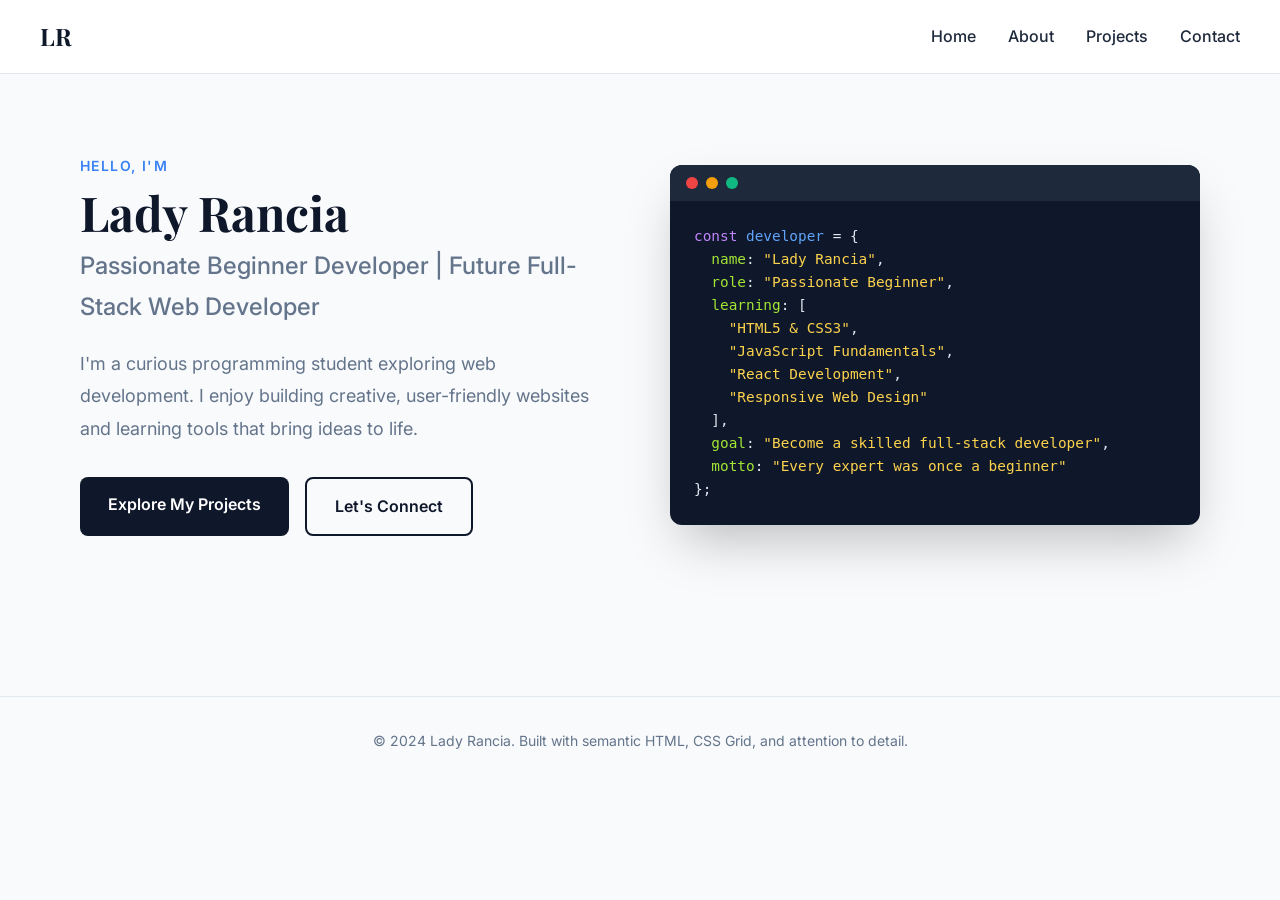
<file: index.html>
<!DOCTYPE html>
<html lang="en">
<head>
    <meta charset="UTF-8">
    <meta name="viewport" content="width=device-width, initial-scale=1.0">
    <meta name="description" content="Lady Rancia - Passionate beginner developer learning web development. Future full-stack developer building creative, user-friendly websites.">
    <title>Lady Rancia | Passionate Beginner Developer</title>
    <link rel="stylesheet" href="styles.css">
    <link href="https://fonts.googleapis.com/css2?family=Inter:wght@400;500;600;700&family=Playfair+Display:wght@500;700&display=swap" rel="stylesheet">
</head>
<body>

<nav class="navbar">
    <div class="nav-brand">
        <a href="index.html">LR</a>
    </div>
    <div class="nav-links">
        <a href="index.html">Home</a>
        <a href="about.html">About</a>
        <a href="projects.html">Projects</a>
        <a href="contact.html">Contact</a>
    </div>
</nav>

<header class="hero">
    <div class="hero-content">
        <p class="hero-greeting">Hello, I'm</p>
        <h1>Lady Rancia</h1>
        <h2 class="hero-subtitle">Passionate Beginner Developer | Future Full-Stack Web Developer</h2>
        <p class="hero-description">I'm a curious programming student exploring web development. I enjoy building creative, user-friendly websites and learning tools that bring ideas to life.</p>
        <div class="hero-cta">
            <a href="projects.html" class="btn-primary">Explore My Projects</a>
            <a href="contact.html" class="btn-secondary">Let's Connect</a>
        </div>
    </div>
    <div class="hero-visual">
        <div class="code-window">
            <div class="window-header">
                <span class="dot red"></span>
                <span class="dot yellow"></span>
                <span class="dot green"></span>
            </div>
            <pre class="code-block"><code><span class="keyword">const</span> <span class="variable">developer</span> = {
  <span class="property">name</span>: <span class="string">"Lady Rancia"</span>,
  <span class="property">role</span>: <span class="string">"Passionate Beginner"</span>,
  <span class="property">learning</span>: [
    <span class="string">"HTML5 & CSS3"</span>,
    <span class="string">"JavaScript Fundamentals"</span>,
    <span class="string">"React Development"</span>,
    <span class="string">"Responsive Web Design"</span>
  ],
  <span class="property">goal</span>: <span class="string">"Become a skilled full-stack developer"</span>,
  <span class="property">motto</span>: <span class="string">"Every expert was once a beginner"</span>
};</code></pre>
        </div>
    </div>
</header>

<footer class="footer">
    <p>&copy; 2024 Lady Rancia. Built with semantic HTML, CSS Grid, and attention to detail.</p>
</footer>

</body>
</html>
</file>
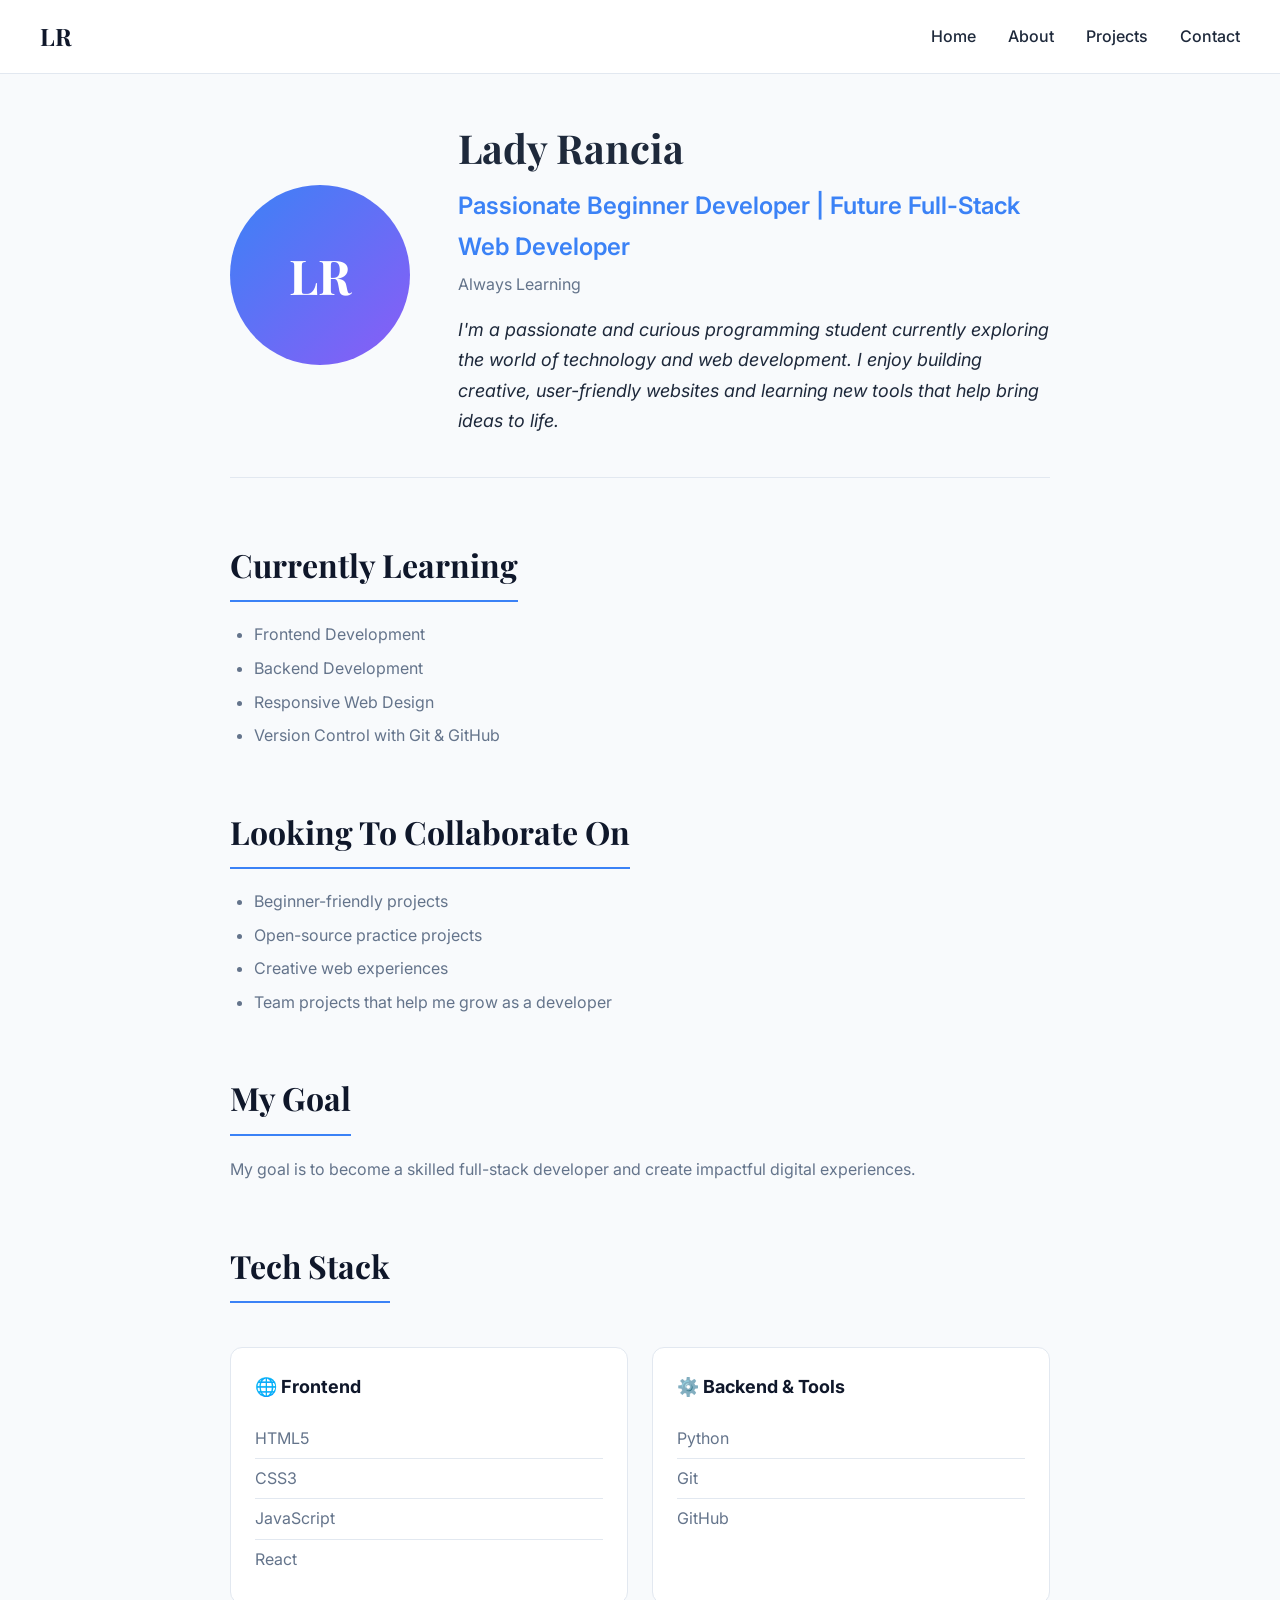
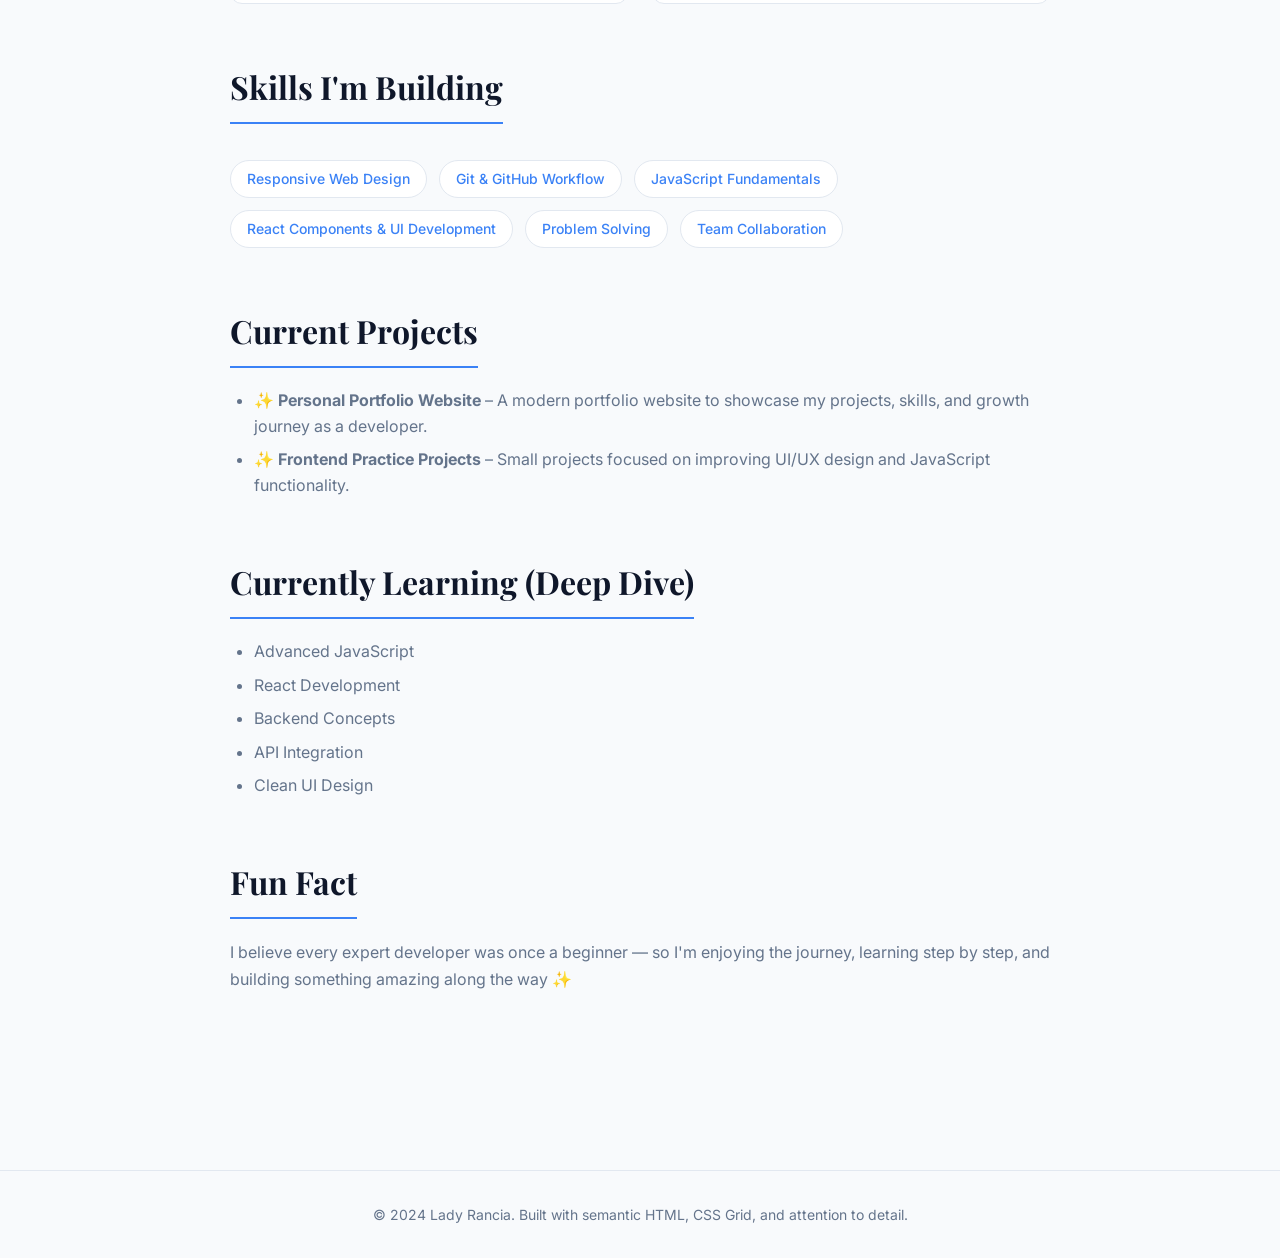
<file: about.html>
<!DOCTYPE html>
<html lang="en">
<head>
    <meta charset="UTF-8">
    <meta name="viewport" content="width=device-width, initial-scale=1.0">
    <meta name="description" content="Learn more about Lady Rancia - A passionate beginner developer learning web development and building creative projects.">
    <title>About | Lady Rancia</title>
    <link rel="stylesheet" href="styles.css">
    <link href="https://fonts.googleapis.com/css2?family=Inter:wght@400;500;600;700&family=Playfair+Display:wght@500;700&display=swap" rel="stylesheet">
</head>
<body>

<nav class="navbar">
    <div class="nav-brand">
        <a href="index.html">LR</a>
    </div>
    <div class="nav-links">
        <a href="index.html">Home</a>
        <a href="about.html">About</a>
        <a href="projects.html">Projects</a>
        <a href="contact.html">Contact</a>
    </div>
</nav>

<main class="about-page">
    <section class="about-hero">
        <div class="about-image">
            <div class="avatar-placeholder">
                <span>LR</span>
            </div>
        </div>
        <div class="about-intro">
            <h1>Lady Rancia</h1>
            <p class="role">Passionate Beginner Developer | Future Full-Stack Web Developer</p>
            <p class="location">Always Learning</p>
            <p class="tagline">I'm a passionate and curious programming student currently exploring the world of technology and web development. I enjoy building creative, user-friendly websites and learning new tools that help bring ideas to life.</p>
        </div>
    </section>

    <section class="about-content">
        <div class="section-block">
            <h2>Currently Learning</h2>
            <ul class="skills-list">
                <li>Frontend Development</li>
                <li>Backend Development</li>
                <li>Responsive Web Design</li>
                <li>Version Control with Git & GitHub</li>
            </ul>
        </div>

        <div class="section-block">
            <h2>Looking To Collaborate On</h2>
            <ul class="skills-list">
                <li>Beginner-friendly projects</li>
                <li>Open-source practice projects</li>
                <li>Creative web experiences</li>
                <li>Team projects that help me grow as a developer</li>
            </ul>
        </div>

        <div class="section-block">
            <h2>My Goal</h2>
            <p>My goal is to become a skilled full-stack developer and create impactful digital experiences.</p>
        </div>

        <div class="section-block">
            <h2>Tech Stack</h2>
            <div class="skills-grid-two-column">
                <div class="skill-category">
                    <h3>🌐 Frontend</h3>
                    <ul>
                        <li>HTML5</li>
                        <li>CSS3</li>
                        <li>JavaScript</li>
                        <li>React</li>
                    </ul>
                </div>
                <div class="skill-category">
                    <h3>⚙️ Backend & Tools</h3>
                    <ul>
                        <li>Python</li>
                        <li>Git</li>
                        <li>GitHub</li>
                    </ul>
                </div>
            </div>
        </div>

        <div class="section-block">
            <h2>Skills I'm Building</h2>
            <div class="skills-tags">
                <span class="skill-tag">Responsive Web Design</span>
                <span class="skill-tag">Git & GitHub Workflow</span>
                <span class="skill-tag">JavaScript Fundamentals</span>
                <span class="skill-tag">React Components & UI Development</span>
                <span class="skill-tag">Problem Solving</span>
                <span class="skill-tag">Team Collaboration</span>
            </div>
        </div>

        <div class="section-block">
            <h2>Current Projects</h2>
            <ul class="skills-list">
                <li><strong>✨ Personal Portfolio Website</strong> – A modern portfolio website to showcase my projects, skills, and growth journey as a developer.</li>
                <li><strong>✨ Frontend Practice Projects</strong> – Small projects focused on improving UI/UX design and JavaScript functionality.</li>
            </ul>
        </div>

        <div class="section-block">
            <h2>Currently Learning (Deep Dive)</h2>
            <ul class="skills-list">
                <li>Advanced JavaScript</li>
                <li>React Development</li>
                <li>Backend Concepts</li>
                <li>API Integration</li>
                <li>Clean UI Design</li>
            </ul>
        </div>

        <div class="section-block">
            <h2>Fun Fact</h2>
            <p>I believe every expert developer was once a beginner — so I'm enjoying the journey, learning step by step, and building something amazing along the way ✨</p>
        </div>
    </section>
</main>

<footer class="footer">
    <p>&copy; 2024 Lady Rancia. Built with semantic HTML, CSS Grid, and attention to detail.</p>
</footer>

</body>
</html>
</file>
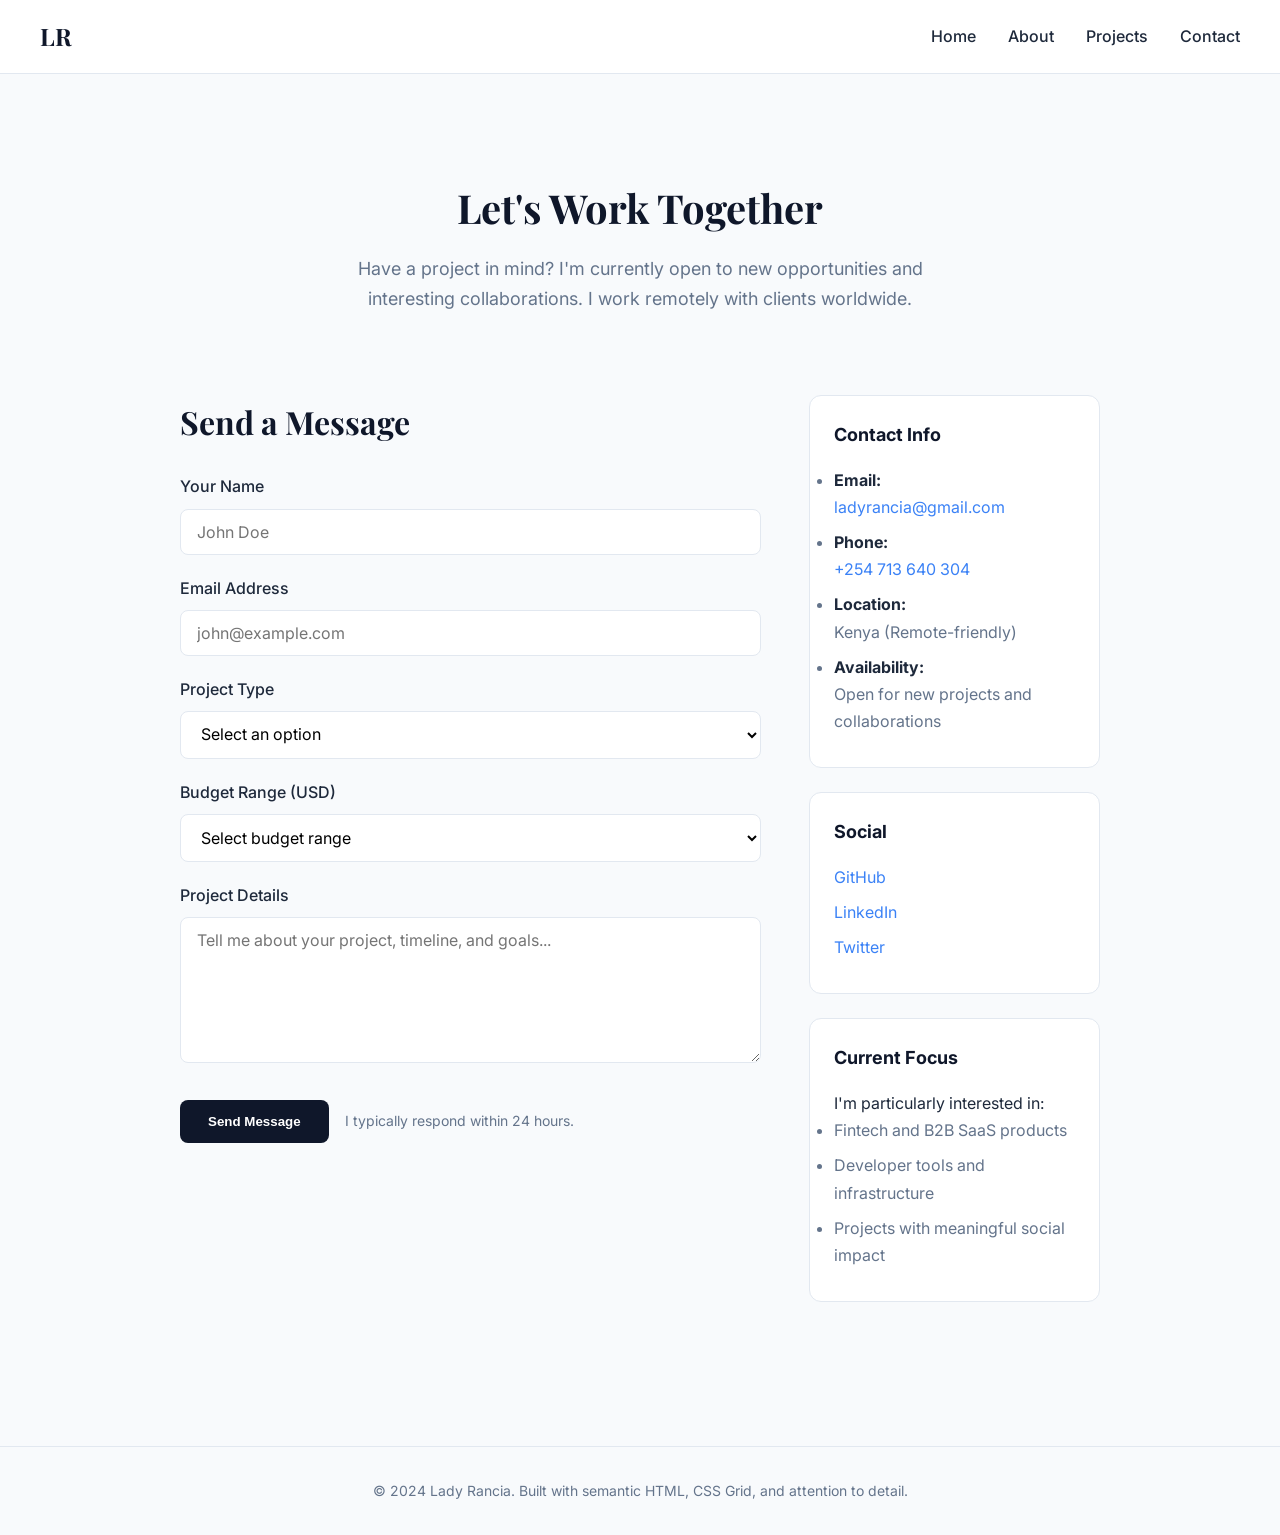
<file: contact.html>
<!DOCTYPE html>
<html lang="en">
<head>
    <meta charset="UTF-8">
    <meta name="viewport" content="width=device-width, initial-scale=1.0">
    <meta name="description" content="Get in touch with Lady Rancia - Passionate beginner developer open to collaborations and learning opportunities">
    <title>Contact | Lady Rancia</title>
    <link rel="stylesheet" href="styles.css">
    <link href="https://fonts.googleapis.com/css2?family=Inter:wght@400;500;600;700&family=Playfair+Display:wght@500;700&display=swap" rel="stylesheet">
</head>
<body>

<nav class="navbar">
    <div class="nav-brand">
        <a href="index.html">LR</a>
    </div>
    <div class="nav-links">
        <a href="index.html">Home</a>
        <a href="about.html">About</a>
        <a href="projects.html">Projects</a>
        <a href="contact.html">Contact</a>
    </div>
</nav>

<main class="contact-page">
    <header class="page-header">
        <h1>Let's Work Together</h1>
        <p>Have a project in mind? I'm currently open to new opportunities and interesting collaborations. I work remotely with clients worldwide.</p>
    </header>

    <div class="contact-content">
        <section class="contact-form-section">
            <h2>Send a Message</h2>
            <form action="https://formspree.io/f/YOUR_FORM_ID" method="POST" class="contact-form">
                <div class="form-group">
                    <label for="name">Your Name</label>
                    <input type="text" id="name" name="name" placeholder="John Doe" required>
                </div>
                <div class="form-group">
                    <label for="email">Email Address</label>
                    <input type="email" id="email" name="email" placeholder="john@example.com" required>
                </div>
                <div class="form-group">
                    <label for="type">Project Type</label>
                    <select id="type" name="type" required>
                        <option value="" disabled selected>Select an option</option>
                        <option value="fulltime">Full-time Opportunity</option>
                        <option value="contract">Contract / Freelance</option>
                        <option value="consulting">Technical Consulting</option>
                        <option value="other">Other</option>
                    </select>
                </div>
                <div class="form-group">
                    <label for="budget">Budget Range (USD)</label>
                    <select id="budget" name="budget">
                        <option value="" disabled selected>Select budget range</option>
                        <option value="5k-10k">$5,000 – $10,000</option>
                        <option value="10k-25k">$10,000 – $25,000</option>
                        <option value="25k-50k">$25,000 – $50,000</option>
                        <option value="50k+">$50,000+</option>
                        <option value="discuss">Let's discuss</option>
                    </select>
                </div>
                <div class="form-group">
                    <label for="message">Project Details</label>
                    <textarea id="message" name="message" rows="6" placeholder="Tell me about your project, timeline, and goals..." required></textarea>
                </div>
                <div class="form-actions">
                    <button type="submit" class="btn-primary">Send Message</button>
                    <span class="form-note">I typically respond within 24 hours.</span>
                </div>
            </form>
        </section>

        <aside class="contact-sidebar">
            <div class="contact-card">
                <h3>Contact Info</h3>
                <ul class="contact-list">
                    <li>
                        <strong>Email:</strong><br>
                        <a href="mailto:ladyrancia@gmail.com">ladyrancia@gmail.com</a>
                    </li>
                    <li>
                        <strong>Phone:</strong><br>
                        <a href="tel:+254713640304">+254 713 640 304</a>
                    </li>
                    <li>
                        <strong>Location:</strong><br>
                        Kenya (Remote-friendly)
                    </li>
                    <li>
                        <strong>Availability:</strong><br>
                        Open for new projects and collaborations
                    </li>
                </ul>
            </div>

            <div class="contact-card">
                <h3>Social</h3>
                <ul class="social-links">
                    <li><a href="https://github.com" target="_blank">GitHub</a></li>
                    <li><a href="https://linkedin.com/in/valentineranciah" target="_blank">LinkedIn</a></li>
                    <li><a href="https://twitter.com" target="_blank">Twitter</a></li>
                </ul>
            </div>

            <div class="contact-card">
                <h3>Current Focus</h3>
                <p>I'm particularly interested in:</p>
                <ul>
                    <li>Fintech and B2B SaaS products</li>
                    <li>Developer tools and infrastructure</li>
                    <li>Projects with meaningful social impact</li>
                </ul>
            </div>
        </aside>
    </div>
</main>

<footer class="footer">
    <p>&copy; 2024 Lady Rancia. Built with semantic HTML, CSS Grid, and attention to detail.</p>
</footer>

</body>
</html>
</file>
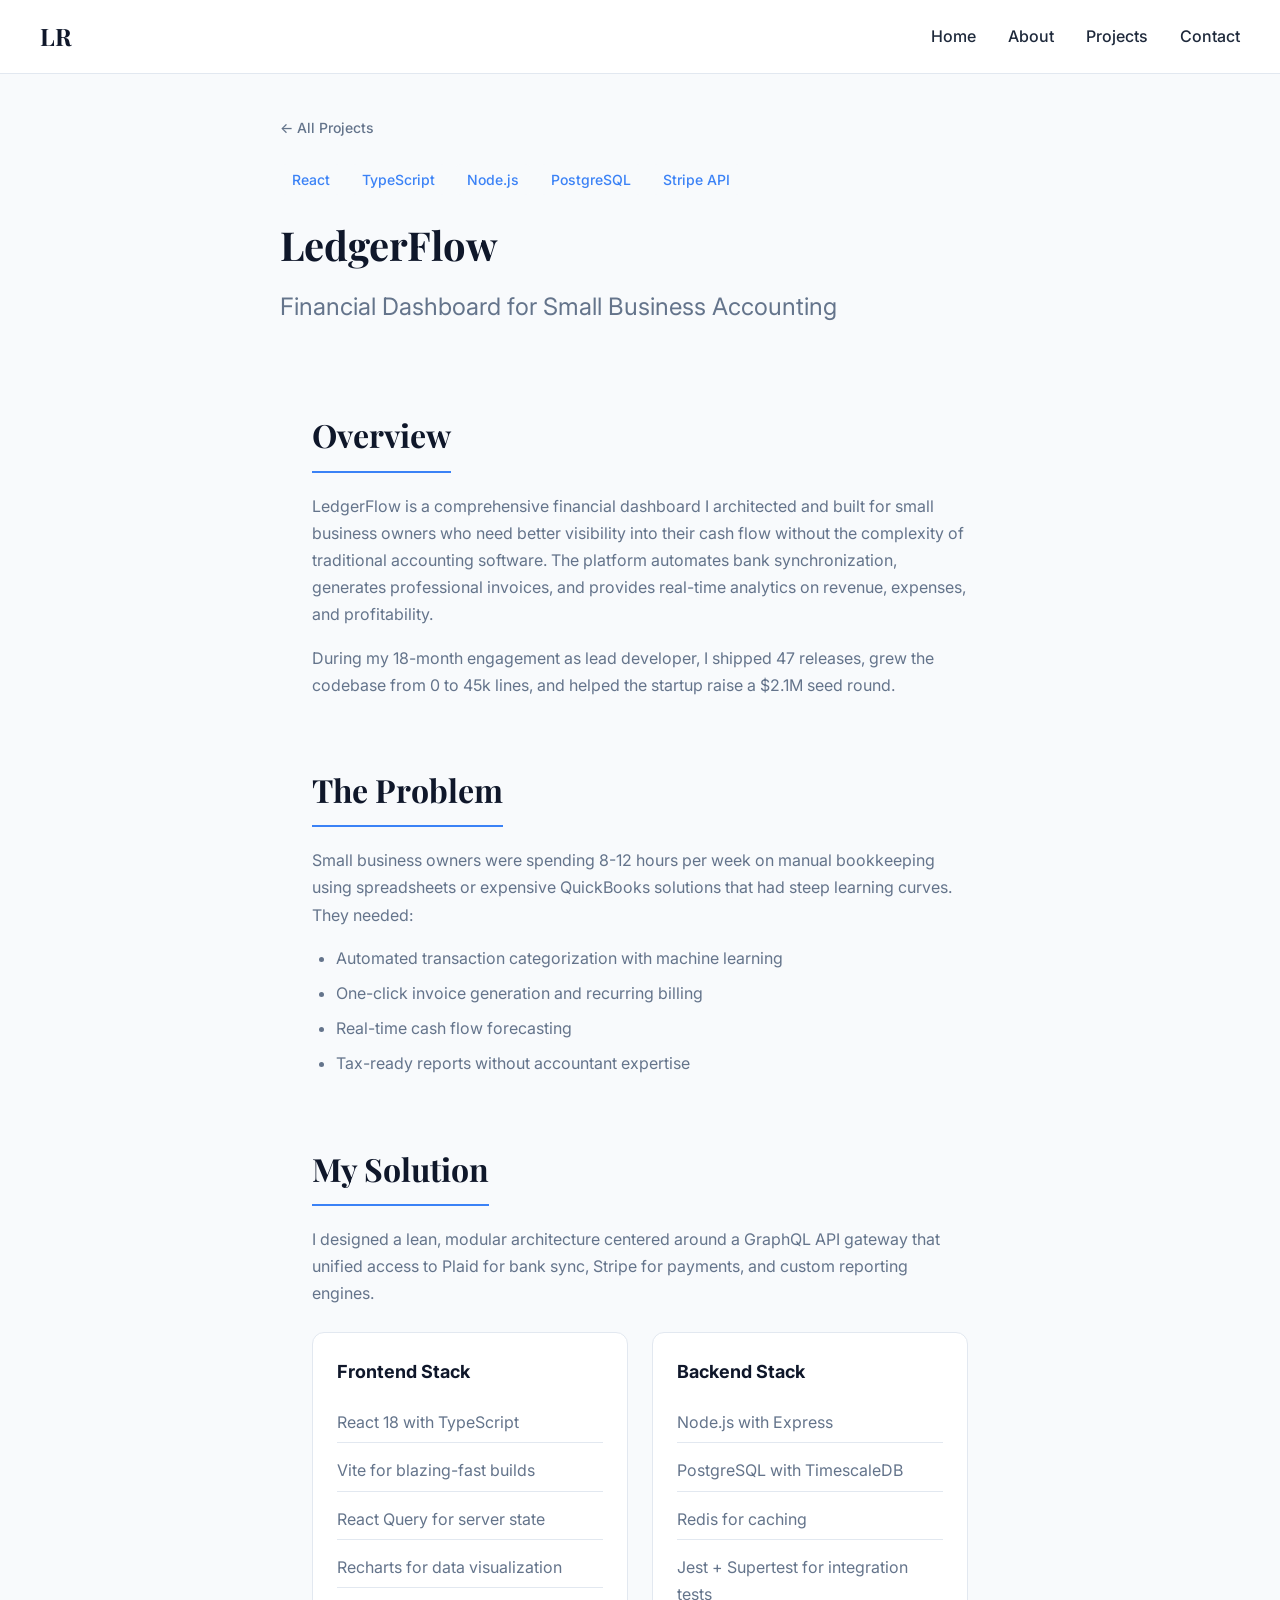
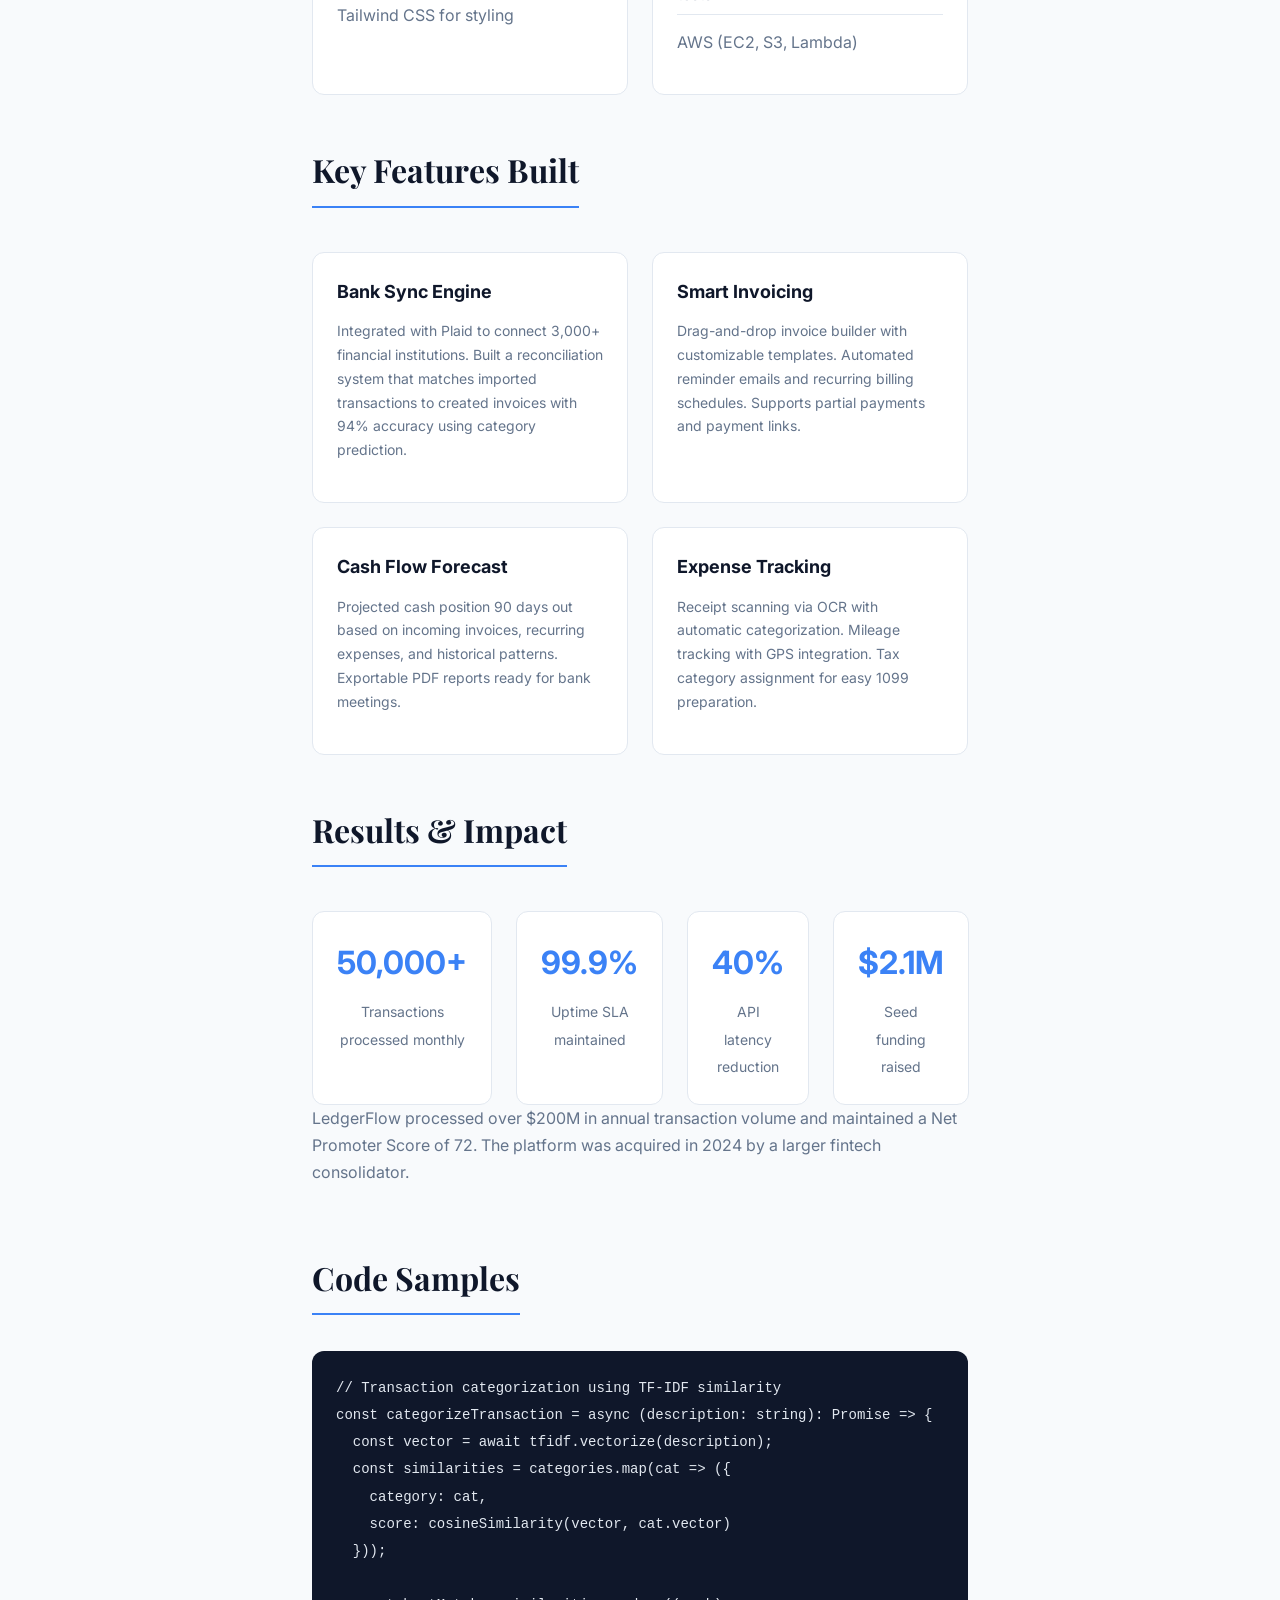
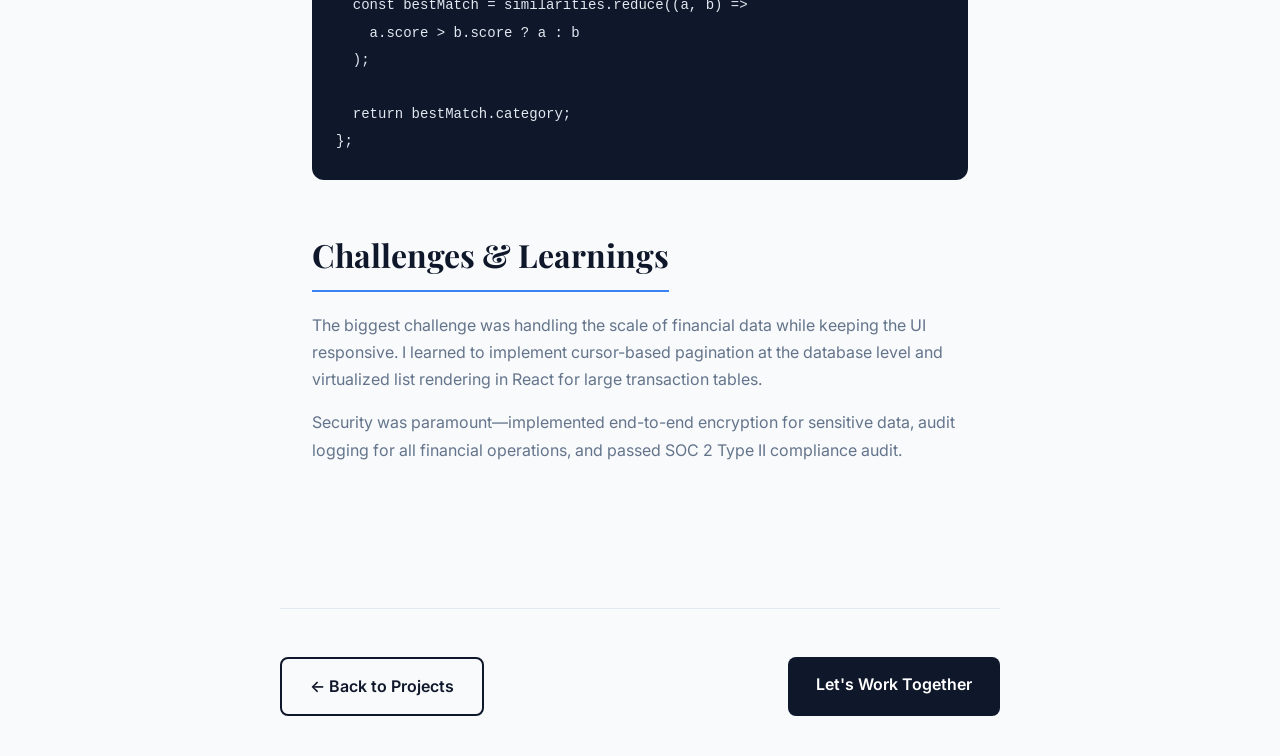
<file: project1.html>
<!DOCTYPE html>
<html lang="en">
<head>
    <meta charset="UTF-8">
    <meta name="viewport" content="width=device-width, initial-scale=1.0">
    <meta name="description" content="Detailed case study of LedgerFlow - financial dashboard built by Lady Rancia">
    <title>LedgerFlow | Lady Rancia</title>
    <link rel="stylesheet" href="styles.css">
    <link href="https://fonts.googleapis.com/css2?family=Inter:wght@400;500;600;700&family=Playfair+Display:wght@500;700&display=swap" rel="stylesheet">
</head>
<body>

<nav class="navbar">
    <div class="nav-brand">
        <a href="index.html">LR</a>
    </div>
    <div class="nav-links">
        <a href="index.html">Home</a>
        <a href="about.html">About</a>
        <a href="projects.html">Projects</a>
        <a href="contact.html">Contact</a>
    </div>
</nav>

<main class="project-detail">
    <header class="project-header">
        <div class="project-meta">
            <a href="projects.html" class="back-link">&larr; All Projects</a>
            <div class="project-tags">
                <span class="tag">React</span>
                <span class="tag">TypeScript</span>
                <span class="tag">Node.js</span>
                <span class="tag">PostgreSQL</span>
                <span class="tag">Stripe API</span>
            </div>
        </div>
        <h1>LedgerFlow</h1>
        <p class="project-subtitle">Financial Dashboard for Small Business Accounting</p>
    </header>

    <div class="project-content">
        <section class="project-section">
            <h2>Overview</h2>
            <p>LedgerFlow is a comprehensive financial dashboard I architected and built for small business owners who need better visibility into their cash flow without the complexity of traditional accounting software. The platform automates bank synchronization, generates professional invoices, and provides real-time analytics on revenue, expenses, and profitability.</p>
            <p>During my 18-month engagement as lead developer, I shipped 47 releases, grew the codebase from 0 to 45k lines, and helped the startup raise a $2.1M seed round.</p>
        </section>

        <section class="project-section">
            <h2>The Problem</h2>
            <p>Small business owners were spending 8-12 hours per week on manual bookkeeping using spreadsheets or expensive QuickBooks solutions that had steep learning curves. They needed:</p>
            <ul>
                <li>Automated transaction categorization with machine learning</li>
                <li>One-click invoice generation and recurring billing</li>
                <li>Real-time cash flow forecasting</li>
                <li>Tax-ready reports without accountant expertise</li>
            </ul>
        </section>

        <section class="project-section">
            <h2>My Solution</h2>
            <p>I designed a lean, modular architecture centered around a GraphQL API gateway that unified access to Plaid for bank sync, Stripe for payments, and custom reporting engines.</p>

            <div class="tech-stack">
                <div class="stack-column">
                    <h3>Frontend Stack</h3>
                    <ul>
                        <li>React 18 with TypeScript</li>
                        <li>Vite for blazing-fast builds</li>
                        <li>React Query for server state</li>
                        <li>Recharts for data visualization</li>
                        <li>Tailwind CSS for styling</li>
                    </ul>
                </div>
                <div class="stack-column">
                    <h3>Backend Stack</h3>
                    <ul>
                        <li>Node.js with Express</li>
                        <li>PostgreSQL with TimescaleDB</li>
                        <li>Redis for caching</li>
                        <li>Jest + Supertest for integration tests</li>
                        <li>AWS (EC2, S3, Lambda)</li>
                    </ul>
                </div>
            </div>
        </section>

        <section class="project-section">
            <h2>Key Features Built</h2>
            <div class="features-grid">
                <div class="feature">
                    <h3>Bank Sync Engine</h3>
                    <p>Integrated with Plaid to connect 3,000+ financial institutions. Built a reconciliation system that matches imported transactions to created invoices with 94% accuracy using category prediction.</p>
                </div>
                <div class="feature">
                    <h3>Smart Invoicing</h3>
                    <p>Drag-and-drop invoice builder with customizable templates. Automated reminder emails and recurring billing schedules. Supports partial payments and payment links.</p>
                </div>
                <div class="feature">
                    <h3>Cash Flow Forecast</h3>
                    <p>Projected cash position 90 days out based on incoming invoices, recurring expenses, and historical patterns. Exportable PDF reports ready for bank meetings.</p>
                </div>
                <div class="feature">
                    <h3>Expense Tracking</h3>
                    <p>Receipt scanning via OCR with automatic categorization. Mileage tracking with GPS integration. Tax category assignment for easy 1099 preparation.</p>
                </div>
            </div>
        </section>

        <section class="project-section">
            <h2>Results & Impact</h2>
            <div class="metrics">
                <div class="metric">
                    <span class="metric-value">50,000+</span>
                    <span class="metric-label">Transactions processed monthly</span>
                </div>
                <div class="metric">
                    <span class="metric-value">99.9%</span>
                    <span class="metric-label">Uptime SLA maintained</span>
                </div>
                <div class="metric">
                    <span class="metric-value">40%</span>
                    <span class="metric-label">API latency reduction</span>
                </div>
                <div class="metric">
                    <span class="metric-value">$2.1M</span>
                    <span class="metric-label">Seed funding raised</span>
                </div>
            </div>
            <p>LedgerFlow processed over $200M in annual transaction volume and maintained a Net Promoter Score of 72. The platform was acquired in 2024 by a larger fintech consolidator.</p>
        </section>

        <section class="project-section">
            <h2>Code Samples</h2>
            <div class="code-snippet">
                <pre><code>// Transaction categorization using TF-IDF similarity
const categorizeTransaction = async (description: string): Promise<Category> => {
  const vector = await tfidf.vectorize(description);
  const similarities = categories.map(cat => ({
    category: cat,
    score: cosineSimilarity(vector, cat.vector)
  }));

  const bestMatch = similarities.reduce((a, b) =>
    a.score > b.score ? a : b
  );

  return bestMatch.category;
};</code></pre>
            </div>
        </section>

        <section class="project-section">
            <h2>Challenges & Learnings</h2>
            <p>The biggest challenge was handling the scale of financial data while keeping the UI responsive. I learned to implement cursor-based pagination at the database level and virtualized list rendering in React for large transaction tables.</p>
            <p>Security was paramount—implemented end-to-end encryption for sensitive data, audit logging for all financial operations, and passed SOC 2 Type II compliance audit.</p>
        </section>
    </div>

    <footer class="project-footer">
        <a href="projects.html" class="btn-secondary">&larr; Back to Projects</a>
        <a href="contact.html" class="btn-primary">Let's Work Together</a>
    </footer>
</main>

</body>
</html>
</file>
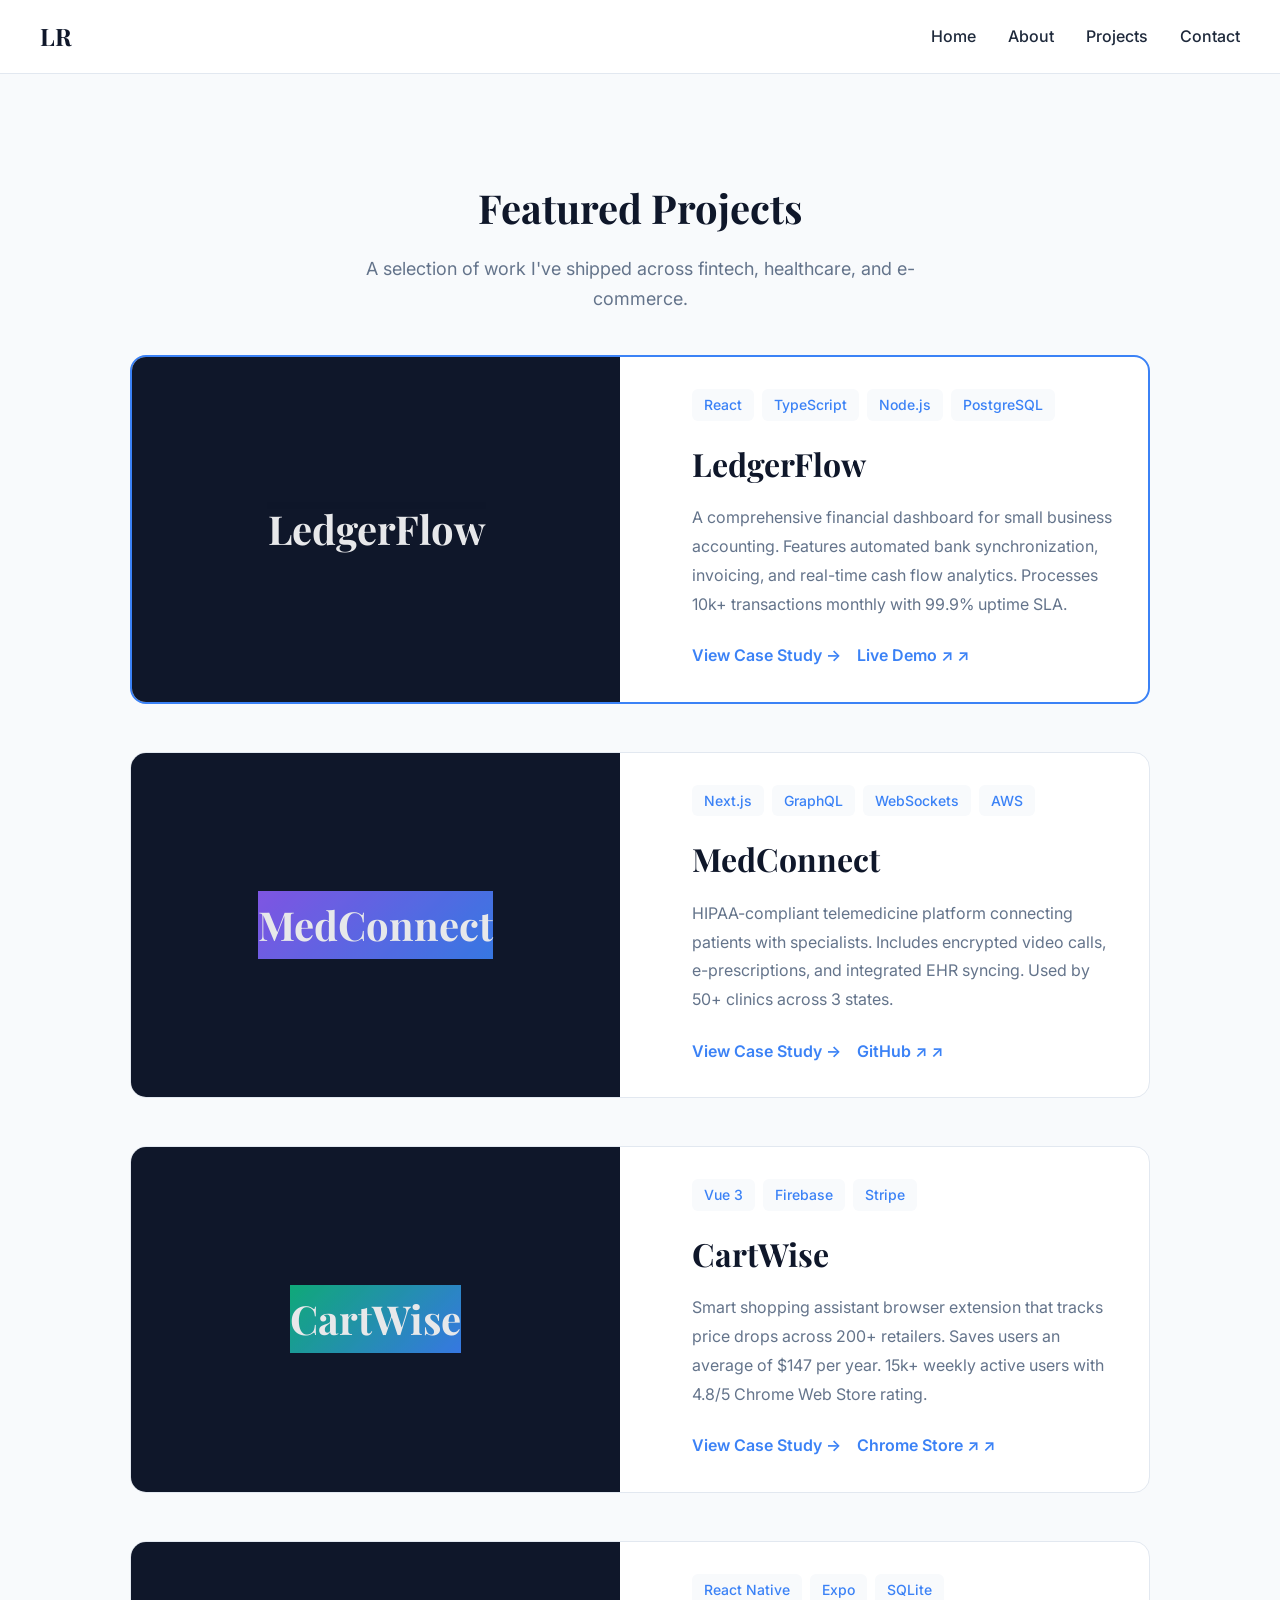
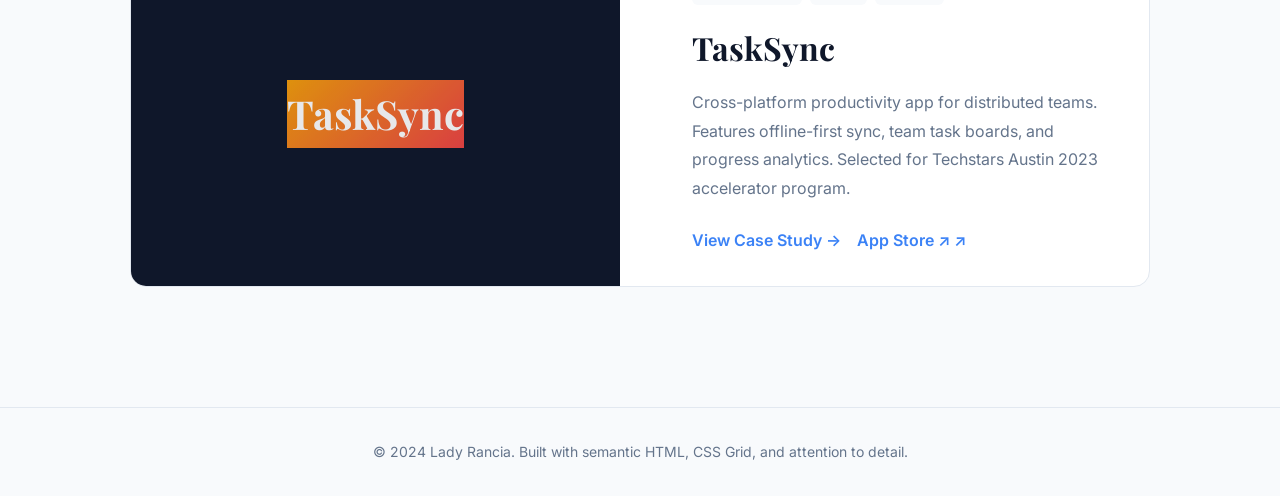
<file: projects.html>
<!DOCTYPE html>
<html lang="en">
<head>
    <meta charset="UTF-8">
    <meta name="viewport" content="width=device-width, initial-scale=1.0">
    <meta name="description" content="Explore Lady Rancia's portfolio of web applications, from fintech platforms to healthcare systems">
    <title>Projects | Lady Rancia</title>
    <link rel="stylesheet" href="styles.css">
    <link href="https://fonts.googleapis.com/css2?family=Inter:wght@400;500;600;700&family=Playfair+Display:wght@500;700&display=swap" rel="stylesheet">
</head>
<body>

<nav class="navbar">
    <div class="nav-brand">
        <a href="index.html">LR</a>
    </div>
    <div class="nav-links">
        <a href="index.html">Home</a>
        <a href="about.html">About</a>
        <a href="projects.html">Projects</a>
        <a href="contact.html">Contact</a>
    </div>
</nav>

<main class="projects-page">
    <header class="page-header">
        <h1>Featured Projects</h1>
        <p>A selection of work I've shipped across fintech, healthcare, and e-commerce.</p>
    </header>

    <section class="projects-grid">
        <article class="project-card featured">
            <div class="project-image">
                <div class="image-placeholder">
                    <span>LedgerFlow</span>
                </div>
            </div>
            <div class="project-content">
                <div class="project-tags">
                    <span class="tag">React</span>
                    <span class="tag">TypeScript</span>
                    <span class="tag">Node.js</span>
                    <span class="tag">PostgreSQL</span>
                </div>
                <h2>LedgerFlow</h2>
                <p class="project-description">A comprehensive financial dashboard for small business accounting. Features automated bank synchronization, invoicing, and real-time cash flow analytics. Processes 10k+ transactions monthly with 99.9% uptime SLA.</p>
                <div class="project-links">
                    <a href="project1.html" class="project-link">View Case Study &rarr;</a>
                    <a href="#" class="project-link external" target="_blank">Live Demo &nearr;</a>
                </div>
            </div>
        </article>

        <article class="project-card">
            <div class="project-image">
                <div class="image-placeholder secondary">
                    <span>MedConnect</span>
                </div>
            </div>
            <div class="project-content">
                <div class="project-tags">
                    <span class="tag">Next.js</span>
                    <span class="tag">GraphQL</span>
                    <span class="tag">WebSockets</span>
                    <span class="tag">AWS</span>
                </div>
                <h2>MedConnect</h2>
                <p class="project-description">HIPAA-compliant telemedicine platform connecting patients with specialists. Includes encrypted video calls, e-prescriptions, and integrated EHR syncing. Used by 50+ clinics across 3 states.</p>
                <div class="project-links">
                    <a href="#" class="project-link">View Case Study &rarr;</a>
                    <a href="#" class="project-link external" target="_blank">GitHub &nearr;</a>
                </div>
            </div>
        </article>

        <article class="project-card">
            <div class="project-image">
                <div class="image-placeholder tertiary">
                    <span>CartWise</span>
                </div>
            </div>
            <div class="project-content">
                <div class="project-tags">
                    <span class="tag">Vue 3</span>
                    <span class="tag">Firebase</span>
                    <span class="tag">Stripe</span>
                </div>
                <h2>CartWise</h2>
                <p class="project-description">Smart shopping assistant browser extension that tracks price drops across 200+ retailers. Saves users an average of $147 per year. 15k+ weekly active users with 4.8/5 Chrome Web Store rating.</p>
                <div class="project-links">
                    <a href="#" class="project-link">View Case Study &rarr;</a>
                    <a href="#" class="project-link external" target="_blank">Chrome Store &nearr;</a>
                </div>
            </div>
        </article>

        <article class="project-card">
            <div class="project-image">
                <div class="image-placeholder quaternary">
                    <span>TaskSync</span>
                </div>
            </div>
            <div class="project-content">
                <div class="project-tags">
                    <span class="tag">React Native</span>
                    <span class="tag">Expo</span>
                    <span class="tag">SQLite</span>
                </div>
                <h2>TaskSync</h2>
                <p class="project-description">Cross-platform productivity app for distributed teams. Features offline-first sync, team task boards, and progress analytics. Selected for Techstars Austin 2023 accelerator program.</p>
                <div class="project-links">
                    <a href="#" class="project-link">View Case Study &rarr;</a>
                    <a href="#" class="project-link external" target="_blank">App Store &nearr;</a>
                </div>
            </div>
        </article>
    </section>
</main>

<footer class="footer">
    <p>&copy; 2024 Lady Rancia. Built with semantic HTML, CSS Grid, and attention to detail.</p>
</footer>

</body>
</html>
</file>
<file: styles.css>
/* RESET */
* {
    margin: 0;
    padding: 0;
    box-sizing: border-box;
}

/* VARIABLES (Typography + Colors) */
:root {
    --primary: #0f172a;
    --secondary: #3b82f6;
    --accent: #8b5cf6;
    --bg: #f8fafc;
    --bg-alt: #ffffff;
    --text: #1e293b;
    --text-light: #64748b;
    --border: #e2e8f0;
    --success: #10b981;

    --font-sans: 'Inter', -apple-system, BlinkMacSystemFont, 'Segoe UI', sans-serif;
    --font-serif: 'Playfair Display', Georgia, serif;

    --font-sm: 0.875rem;
    --font-base: 1rem;
    --font-lg: 1.125rem;
    --font-xl: 1.5rem;
    --font-2xl: 2rem;
    --font-3xl: 2.5rem;
    --font-4xl: 3rem;
}

/* BASE */
body {
    font-family: var(--font-sans);
    font-size: 16px;
    line-height: 1.7;
    color: var(--text);
    background: var(--bg);
}

a {
    color: var(--secondary);
    text-decoration: none;
}

a:hover {
    text-decoration: underline;
}

/* NAVBAR */
.navbar {
    display: flex;
    justify-content: space-between;
    align-items: center;
    padding: 16px 40px;
    background: var(--bg-alt);
    border-bottom: 1px solid var(--border);
    position: sticky;
    top: 0;
    z-index: 100;
}

.nav-brand a {
    font-family: var(--font-serif);
    font-size: 1.5rem;
    font-weight: 700;
    color: var(--primary);
    text-decoration: none;
}

.nav-links {
    display: flex;
    gap: 32px;
}

.nav-links a {
    color: var(--text);
    font-weight: 500;
    font-size: var(--font-base);
    position: relative;
    transition: color 0.2s ease;
}

.nav-links a:hover {
    color: var(--secondary);
}

.nav-links a::after {
    content: "";
    width: 0;
    height: 2px;
    background: var(--secondary);
    position: absolute;
    left: 0;
    bottom: -4px;
    transition: width 0.3s ease;
}

.nav-links a:hover::after {
    width: 100%;
}

/* HERO SECTION */
.hero {
    display: grid;
    grid-template-columns: 1fr 1fr;
    gap: 60px;
    max-width: 1200px;
    margin: 0 auto;
    padding: 80px 40px;
    align-items: center;
}

.hero-content {
    max-width: 560px;
}

.hero-greeting {
    color: var(--secondary);
    font-weight: 600;
    text-transform: uppercase;
    letter-spacing: 0.1em;
    font-size: var(--font-sm);
    margin-bottom: 8px;
}

.hero h1 {
    font-family: var(--font-serif);
    font-size: var(--font-4xl);
    font-weight: 700;
    color: var(--primary);
    line-height: 1.1;
    margin-bottom: 8px;
}

.hero-subtitle {
    font-size: var(--font-xl);
    color: var(--text-light);
    font-weight: 500;
    margin-bottom: 20px;
}

.hero-description {
    font-size: var(--font-lg);
    color: var(--text-light);
    margin-bottom: 32px;
    line-height: 1.8;
}

.hero-cta {
    display: flex;
    gap: 16px;
}

.btn-primary {
    display: inline-block;
    background: var(--primary);
    color: white;
    padding: 14px 28px;
    border-radius: 8px;
    font-weight: 600;
    border: none;
    cursor: pointer;
    transition: all 0.2s ease;
}

.btn-primary:hover {
    background: var(--secondary);
    transform: translateY(-2px);
    text-decoration: none;
}

.btn-secondary {
    display: inline-block;
    background: transparent;
    color: var(--primary);
    padding: 14px 28px;
    border-radius: 8px;
    font-weight: 600;
    border: 2px solid var(--primary);
    transition: all 0.2s ease;
}

.btn-secondary:hover {
    background: var(--primary);
    color: white;
    text-decoration: none;
}

/* Code Window in Hero */
.code-window {
    background: var(--primary);
    border-radius: 12px;
    box-shadow: 0 25px 50px -12px rgba(0, 0, 0, 0.25);
    overflow: hidden;
}

.window-header {
    background: #1e293b;
    padding: 12px 16px;
    display: flex;
    gap: 8px;
}

.dot {
    width: 12px;
    height: 12px;
    border-radius: 50%;
}

.dot.red { background: #ef4444; }
.dot.yellow { background: #f59e0b; }
.dot.green { background: #10b981; }

.code-block {
    padding: 24px;
    color: #e2e8f0;
    font-family: 'Fira Code', 'Monaco', monospace;
    font-size: 0.9rem;
    line-height: 1.6;
}

.code-block .keyword { color: #c084fc; }
.code-block .variable { color: #60a5fa; }
.code-block .property { color: #a3e635; }
.code-block .string { color: #fcd34d; }

/* PAGE HEADER */
.page-header {
    text-align: center;
    max-width: 700px;
    margin: 0 auto;
    padding: 60px 40px 40px;
}

.page-header h1 {
    font-family: var(--font-serif);
    font-size: var(--font-3xl);
    color: var(--primary);
    margin-bottom: 12px;
}

.page-header p {
    font-size: var(--font-lg);
    color: var(--text-light);
}

/* ABOUT PAGE */
.about-page {
    max-width: 900px;
    margin: 0 auto;
    padding: 40px;
}

.about-hero {
    display: flex;
    gap: 48px;
    align-items: center;
    margin-bottom: 60px;
    padding-bottom: 40px;
    border-bottom: 1px solid var(--border);
}

.avatar-placeholder {
    width: 180px;
    height: 180px;
    background: linear-gradient(135deg, var(--secondary) 0%, var(--accent) 100%);
    border-radius: 50%;
    display: flex;
    align-items: center;
    justify-content: center;
    font-family: var(--font-serif);
    font-size: 3rem;
    font-weight: 700;
    color: white;
    flex-shrink: 0;
}

.about-intro h1 {
    font-family: var(--font-serif);
    font-size: var(--font-3xl);
    margin-bottom: 4px;
}

.role {
    font-size: var(--font-xl);
    color: var(--secondary);
    font-weight: 600;
    margin-bottom: 4px;
}

.location {
    color: var(--text-light);
    font-size: var(--font-base);
    margin-bottom: 16px;
}

.tagline {
    font-size: var(--font-lg);
    color: var(--text);
    font-style: italic;
}

.section-block {
    margin-bottom: 56px;
}

.section-block h2 {
    font-family: var(--font-serif);
    font-size: var(--font-2xl);
    color: var(--primary);
    margin-bottom: 20px;
    padding-bottom: 8px;
    border-bottom: 2px solid var(--secondary);
    display: inline-block;
}

.section-block p {
    margin-bottom: 16px;
    font-size: var(--font-base);
    color: var(--text-light);
}

/* SKILLS GRID */
.skills-grid {
    display: grid;
    grid-template-columns: repeat(3, 1fr);
    gap: 24px;
    margin-top: 24px;
}

.skill-category {
    background: var(--bg-alt);
    padding: 24px;
    border-radius: 12px;
    border: 1px solid var(--border);
}

.skill-category h3 {
    font-size: var(--font-lg);
    color: var(--primary);
    margin-bottom: 16px;
}

.skill-category ul {
    list-style: none;
}

.skill-category li {
    padding: 6px 0;
    color: var(--text-light);
    border-bottom: 1px solid var(--border);
}

.skill-category li:last-child {
    border-bottom: none;
}

/* SKILLS LIST */
.skills-list {
    list-style: disc;
    margin-left: 24px;
    color: var(--text-light);
}

.skills-list li {
    margin-bottom: 8px;
    line-height: 1.6;
}

/* SKILLS GRID - TWO COLUMNS */
.skills-grid-two-column {
    display: grid;
    grid-template-columns: repeat(2, 1fr);
    gap: 24px;
    margin-top: 24px;
}

/* SKILLS TAGS */
.skills-tags {
    display: flex;
    flex-wrap: wrap;
    gap: 12px;
    margin-top: 16px;
}

.skill-tag {
    background: var(--bg-alt);
    color: var(--secondary);
    padding: 6px 16px;
    border-radius: 20px;
    font-size: var(--font-sm);
    font-weight: 500;
    border: 1px solid var(--border);
}

/* TIMELINE */
.timeline {
    display: flex;
    flex-direction: column;
    gap: 32px;
    margin-top: 24px;
}

.timeline-item {
    position: relative;
    padding-left: 24px;
    border-left: 2px solid var(--border);
}

.timeline-item::before {
    content: "";
    position: absolute;
    left: -6px;
    top: 6px;
    width: 10px;
    height: 10px;
    background: var(--secondary);
    border-radius: 50%;
}

.timeline-header {
    display: flex;
    justify-content: space-between;
    align-items: baseline;
    margin-bottom: 4px;
}

.timeline-header h3 {
    font-size: var(--font-lg);
    color: var(--primary);
}

.timeline-date {
    color: var(--text-light);
    font-size: var(--font-sm);
}

.timeline-company {
    color: var(--secondary);
    font-weight: 600;
    font-size: var(--font-base);
    margin-bottom: 8px;
}

.timeline-item p:last-child {
    color: var(--text-light);
}

/* PROJECTS PAGE */
.projects-page {
    max-width: 1100px;
    margin: 0 auto;
    padding: 40px;
}

.projects-grid {
    display: flex;
    flex-direction: column;
    gap: 48px;
}

.project-card {
    display: grid;
    grid-template-columns: 1fr 1fr;
    gap: 40px;
    background: var(--bg-alt);
    border-radius: 16px;
    overflow: hidden;
    border: 1px solid var(--border);
    transition: box-shadow 0.3s ease;
}

.project-card:hover {
    box-shadow: 0 20px 40px rgba(0, 0, 0, 0.08);
}

.project-card.featured {
    border: 2px solid var(--secondary);
}

.project-image {
    background: var(--primary);
    display: flex;
    align-items: center;
    justify-content: center;
    min-height: 300px;
}

.image-placeholder {
    font-family: var(--font-serif);
    font-size: 2.5rem;
    font-weight: 700;
    color: white;
    opacity: 0.9;
}

.image-placeholder.secondary {
    background: linear-gradient(135deg, #8b5cf6 0%, #3b82f6 100%);
}

.image-placeholder.tertiary {
    background: linear-gradient(135deg, #10b981 0%, #3b82f6 100%);
}

.image-placeholder.quaternary {
    background: linear-gradient(135deg, #f59e0b 0%, #ef4444 100%);
}

.project-content {
    padding: 32px;
    display: flex;
    flex-direction: column;
}

.project-tags {
    display: flex;
    flex-wrap: wrap;
    gap: 8px;
    margin-bottom: 16px;
}

.tag {
    background: var(--bg);
    color: var(--secondary);
    padding: 4px 12px;
    border-radius: 6px;
    font-size: var(--font-sm);
    font-weight: 500;
}

.project-card h2 {
    font-family: var(--font-serif);
    font-size: var(--font-2xl);
    color: var(--primary);
    margin-bottom: 12px;
}

.project-description {
    color: var(--text-light);
    margin-bottom: 24px;
    line-height: 1.8;
}

.project-links {
    display: flex;
    gap: 16px;
    margin-top: auto;
}

.project-link {
    font-weight: 600;
    color: var(--secondary);
}

.project-link.external::after {
    content: " \2197";
}

/* PROJECT DETAIL PAGE */
.project-detail {
    max-width: 800px;
    margin: 0 auto;
    padding: 40px;
}

.project-header {
    margin-bottom: 48px;
}

.back-link {
    display: inline-block;
    color: var(--text-light);
    font-size: var(--font-sm);
    font-weight: 500;
    margin-bottom: 24px;
}

.back-link:hover {
    color: var(--secondary);
}

.project-header h1 {
    font-family: var(--font-serif);
    font-size: var(--font-3xl);
    color: var(--primary);
    margin-bottom: 8px;
}

.project-subtitle {
    font-size: var(--font-xl);
    color: var(--text-light);
}

.project-section {
    margin-bottom: 48px;
}

.project-section h2 {
    font-family: var(--font-serif);
    font-size: var(--font-2xl);
    color: var(--primary);
    margin-bottom: 20px;
    padding-bottom: 8px;
    border-bottom: 2px solid var(--secondary);
    display: inline-block;
}

.project-section p {
    color: var(--text-light);
    margin-bottom: 16px;
}

.project-section ul {
    margin-left: 24px;
    margin-bottom: 16px;
}

.project-section li {
    color: var(--text-light);
    margin-bottom: 8px;
}

.tech-stack {
    display: grid;
    grid-template-columns: 1fr 1fr;
    gap: 24px;
    margin-top: 24px;
}

.stack-column {
    background: var(--bg-alt);
    padding: 24px;
    border-radius: 12px;
    border: 1px solid var(--border);
}

.stack-column h3 {
    font-size: var(--font-lg);
    color: var(--primary);
    margin-bottom: 16px;
}

.stack-column ul {
    list-style: none;
    margin: 0;
}

.stack-column li {
    padding: 6px 0;
    border-bottom: 1px solid var(--border);
}

.stack-column li:last-child {
    border-bottom: none;
}

.features-grid {
    display: grid;
    grid-template-columns: 1fr 1fr;
    gap: 24px;
    margin-top: 24px;
}

.feature {
    background: var(--bg-alt);
    padding: 24px;
    border-radius: 12px;
    border: 1px solid var(--border);
}

.feature h3 {
    font-size: var(--font-lg);
    color: var(--primary);
    margin-bottom: 12px;
}

.feature p {
    color: var(--text-light);
    font-size: var(--font-sm);
}

.metrics {
    display: grid;
    grid-template-columns: repeat(4, 1fr);
    gap: 24px;
    margin-top: 24px;
}

.metric {
    text-align: center;
    background: var(--bg-alt);
    padding: 24px;
    border-radius: 12px;
    border: 1px solid var(--border);
}

.metric-value {
    display: block;
    font-size: var(--font-2xl);
    font-weight: 700;
    color: var(--secondary);
    margin-bottom: 8px;
}

.metric-label {
    font-size: var(--font-sm);
    color: var(--text-light);
}

.code-snippet {
    background: var(--primary);
    border-radius: 12px;
    overflow: hidden;
    margin-top: 16px;
}

.code-snippet pre {
    padding: 24px;
}

.code-snippet code {
    color: #e2e8f0;
    font-family: 'Fira Code', 'Monaco', monospace;
    font-size: 0.875rem;
    line-height: 1.6;
}

.project-footer {
    display: flex;
    justify-content: space-between;
    padding-top: 48px;
    margin-top: 48px;
    border-top: 1px solid var(--border);
}

/* CONTACT PAGE */
.contact-page {
    max-width: 1000px;
    margin: 0 auto;
    padding: 40px;
}

.contact-content {
    display: grid;
    grid-template-columns: 2fr 1fr;
    gap: 48px;
    margin-top: 40px;
}

.contact-form-section h2 {
    font-family: var(--font-serif);
    font-size: var(--font-2xl);
    color: var(--primary);
    margin-bottom: 24px;
}

.contact-form {
    display: flex;
    flex-direction: column;
}

.form-group {
    margin-bottom: 20px;
}

.form-group label {
    display: block;
    font-weight: 500;
    margin-bottom: 8px;
    color: var(--text);
}

.form-group input,
.form-group select,
.form-group textarea {
    width: 100%;
    padding: 12px 16px;
    border: 1px solid var(--border);
    border-radius: 8px;
    font-family: inherit;
    font-size: var(--font-base);
    background: var(--bg-alt);
    transition: border-color 0.2s ease;
}

.form-group input:focus,
.form-group select:focus,
.form-group textarea:focus {
    outline: none;
    border-color: var(--secondary);
}

.form-group textarea {
    resize: vertical;
    min-height: 120px;
}

.form-actions {
    display: flex;
    align-items: center;
    gap: 16px;
    margin-top: 8px;
}

.form-note {
    font-size: var(--font-sm);
    color: var(--text-light);
}

.contact-card {
    background: var(--bg-alt);
    padding: 24px;
    border-radius: 12px;
    border: 1px solid var(--border);
    margin-bottom: 24px;
}

.contact-card h3 {
    font-size: var(--font-lg);
    color: var(--primary);
    margin-bottom: 16px;
}

.contact-list li {
    margin-bottom: 16px;
    color: var(--text-light);
}

.contact-list strong {
    color: var(--text);
}

.contact-list a {
    word-break: break-all;
}

.social-links {
    list-style: none;
}

.social-links li {
    margin-bottom: 12px;
}

.contact-card ul:last-child {
    margin-bottom: 0;
}

.contact-card ul li {
    color: var(--text-light);
    margin-bottom: 8px;
}

/* FOOTER */
.footer {
    text-align: center;
    padding: 32px 40px;
    color: var(--text-light);
    font-size: var(--font-sm);
    border-top: 1px solid var(--border);
    margin-top: 80px;
}

/* RESPONSIVE */
@media (max-width: 1024px) {
    .hero {
        grid-template-columns: 1fr;
        text-align: center;
        padding: 60px 40px;
    }

    .hero-content {
        max-width: 100%;
    }

    .hero-cta {
        justify-content: center;
    }

    .code-window {
        max-width: 500px;
        margin: 0 auto;
    }

    .skills-grid {
        grid-template-columns: 1fr;
    }

    .project-card {
        grid-template-columns: 1fr;
    }

    .metrics {
        grid-template-columns: repeat(2, 1fr);
    }

    .tech-stack,
    .features-grid {
        grid-template-columns: 1fr;
    }

    .contact-content {
        grid-template-columns: 1fr;
    }
}

@media (max-width: 768px) {
    .navbar {
        flex-direction: column;
        gap: 16px;
        padding: 16px 20px;
    }

    .nav-links {
        gap: 20px;
    }

    .hero {
        padding: 40px 20px;
    }

    .hero h1 {
        font-size: var(--font-3xl);
    }

    .about-hero {
        flex-direction: column;
        text-align: center;
    }

    .about-page,
    .projects-page,
    .project-detail,
    .contact-page {
        padding: 24px;
    }

    .page-header {
        padding: 40px 24px 24px;
    }

    .page-header h1 {
        font-size: var(--font-2xl);
    }

    .metrics {
        grid-template-columns: 1fr;
    }

    .project-footer {
        flex-direction: column;
        gap: 16px;
    }
}
</file>
